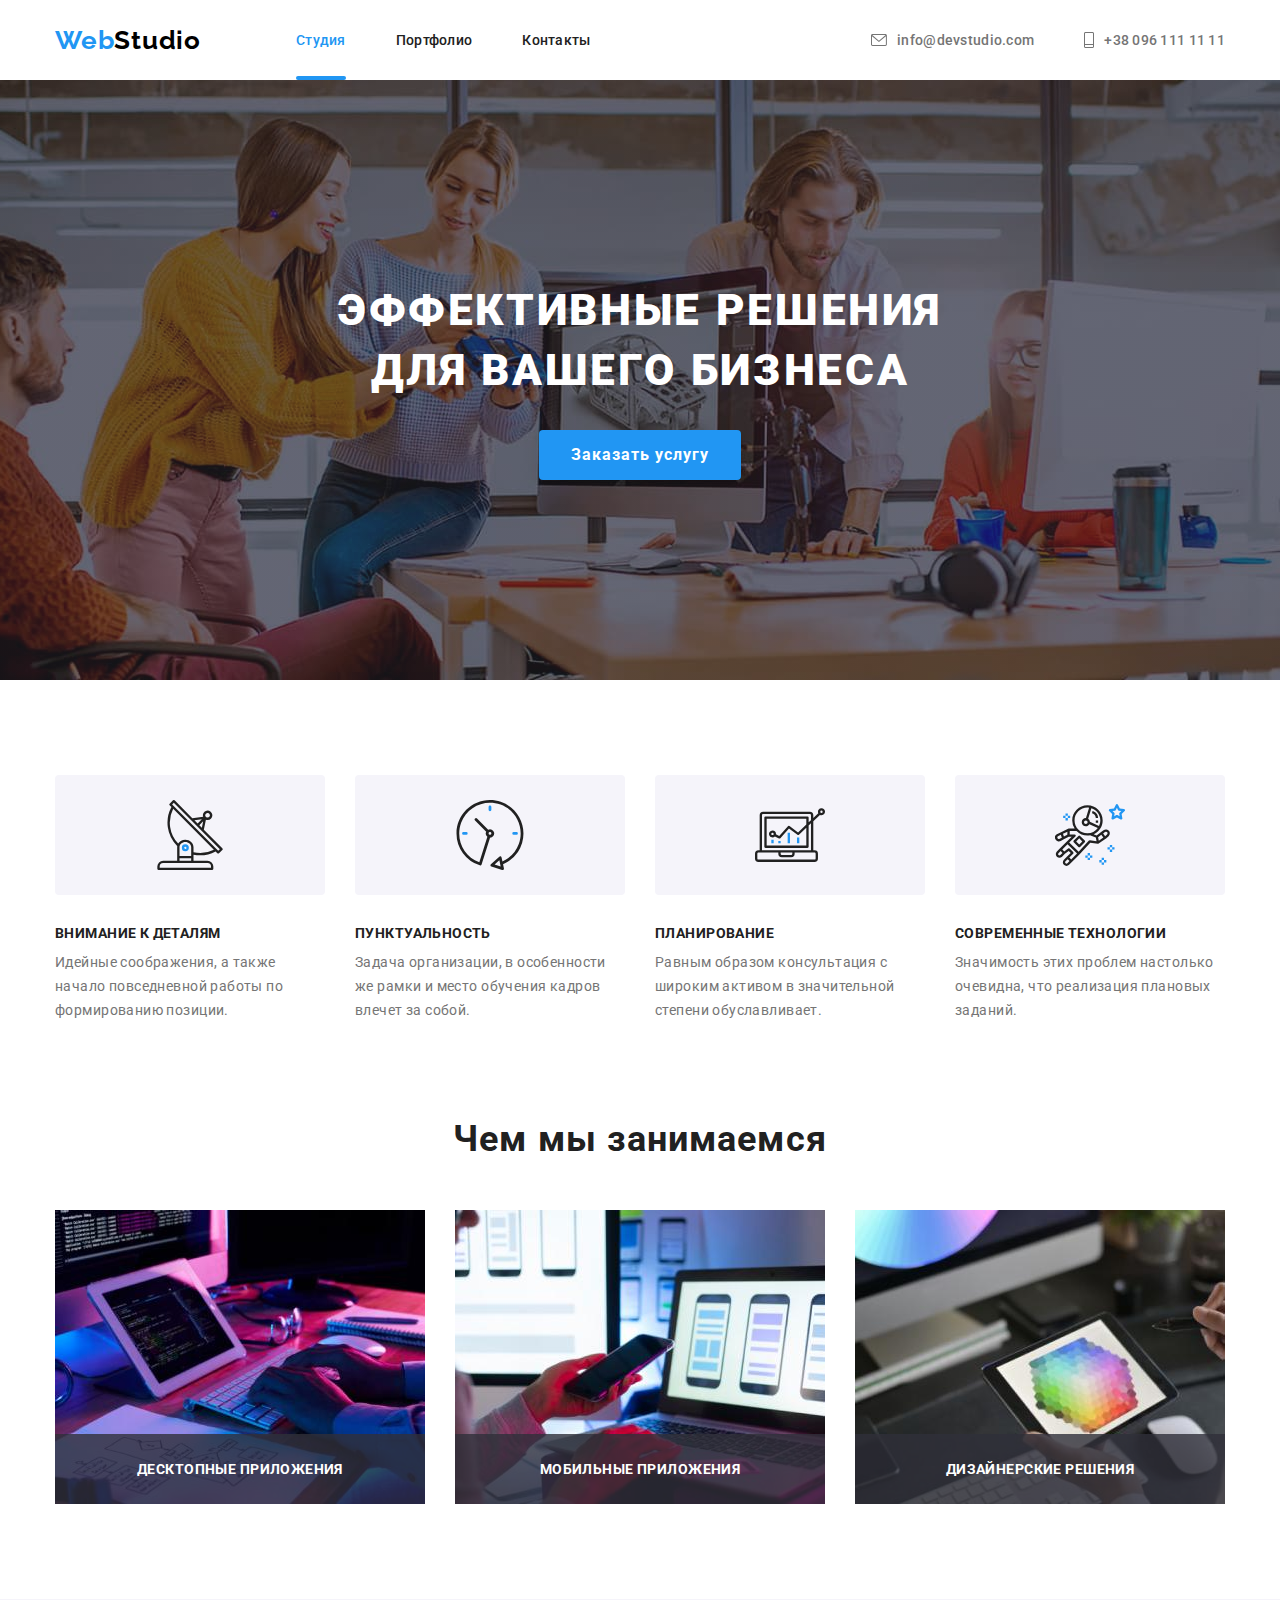
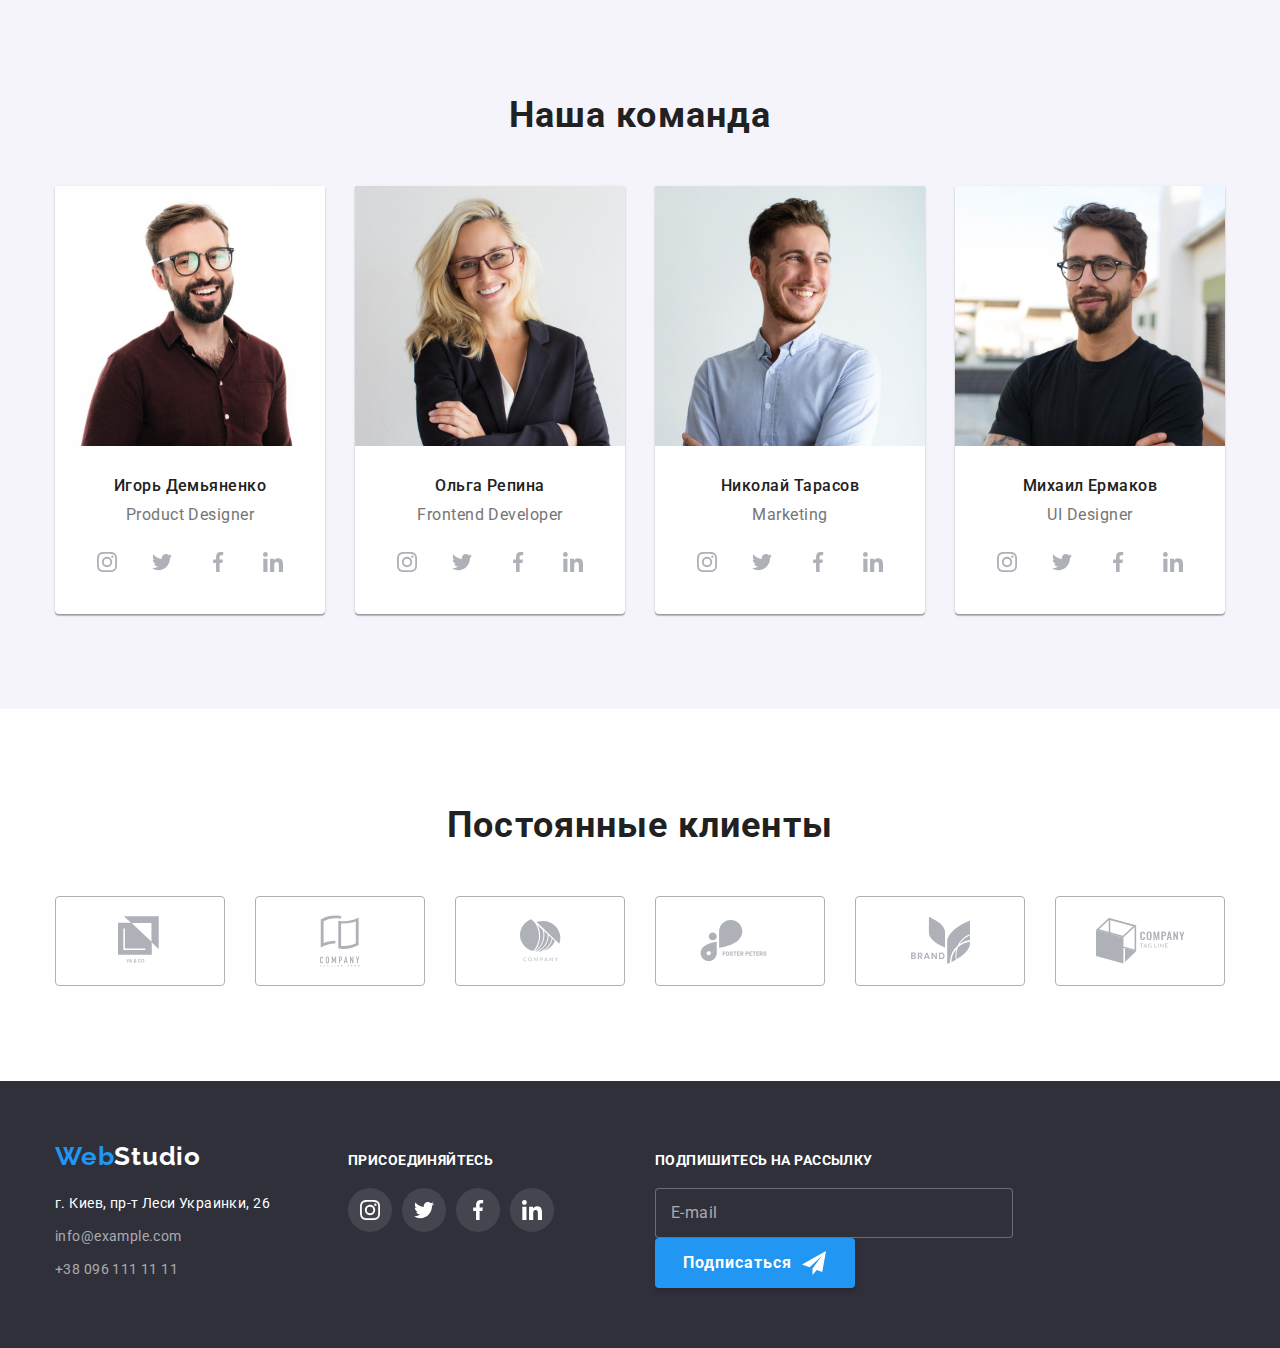
<file: index.html>
<!DOCTYPE html>
<html lang="ru">
  <head>
    <meta charset="UTF-8" />
    <meta name="viewport" content="width=device-width, initial-scale=1.0" />
    <title>WebStudio</title>
    <link
      rel="stylesheet"
      href="https://cdnjs.cloudflare.com/ajax/libs/modern-normalize/1.0.0/modern-normalize.min.css"
    />
    <link rel="preconnect" href="https://fonts.gstatic.com" />
    <link
      href="https://fonts.googleapis.com/css2?family=Raleway:wght@700&family=Roboto:wght@400;500;700;900&display=swap"
      rel="stylesheet"
    />

    <link rel="stylesheet" href="./css/style.css" />
  </head>

  <body class="page">
    <!--Верхняя линия-->
    <header class="header-main">
      <div class="main-nav container">
        <nav class="navigation">
          <a class="logo-main link" href="./">
            <span class="logo-blue">Web</span>Studio
          </a>

          <ul class="site-nav">
            <li class="site-nav-list list">
              <a class="site-nav-link link strip" href="./index.html">
                <span class="studio-blue">Студия</span>
              </a>
            </li>
            <li class="site-nav-list list">
              <a class="site-nav-link link" href="./portfolio.html"
                >Портфолио</a
              >
            </li>
            <li class="site-nav-list list">
              <a class="site-nav-link link" href="">Контакты</a>
            </li>
          </ul>
        </nav>

        <ul class="contacts">
          <li class="contacts-list list">
            <a class="contacts-link link" href="mailto:info@devstudio.com">
              <svg width="16" height="12" class="contacts-icon">
                <use href="./img/sprite.svg#icon-mail-icon"></use>
              </svg>
              info@devstudio.com
            </a>
          </li>
          <li class="contacts-list list">
            <a class="contacts-link link" href="tel:+380961111111">
              <svg width="10" height="16" class="contacts-icon">
                <use href="./img/sprite.svg#icon-telephone-icon"></use>
              </svg>
              +38 096 111 11 11
            </a>
          </li>
        </ul>
      </div>
    </header>

    <!--Шапка-->
    <main>
      <section class="hero">
        <div class="container">
          <div class="hero-container">
            <h1 class="hero-title">Эффективные решения для вашего бизнеса</h1>
            <button class="hero-btn border-btn" type="button" data-modal-open>
              Заказать услугу
            </button>
          </div>
        </div>
      </section>

      <!--Особенности-->
      <section class="features">
        <div class="container">
          <h2 class="visually-hidden">Особенности и преимущества</h2>
          <ul class="features-list">
            <li class="features-list-item list">
              <div class="tumb">
                <svg width="70" height="70" class="features-icon">
                  <use href="./img/sprite.svg#icon-antenna"></use>
                </svg>
              </div>
              <h3 class="features-title">Внимание к деталям</h3>
              <p class="features-text">
                Идейные соображения, а также начало повседневной работы по
                формированию позиции.
              </p>
            </li>

            <li class="features-list-item list">
              <div class="tumb">
                <svg width="70" height="70" class="features-icon">
                  <use href="./img/sprite.svg#icon-clock"></use>
                </svg>
              </div>
              <h3 class="features-title">Пунктуальность</h3>
              <p class="features-text">
                Задача организации, в особенности же рамки и место обучения
                кадров влечет за собой.
              </p>
            </li>

            <li class="features-list-item list">
              <div class="tumb">
                <svg width="70" height="70" class="features-icon">
                  <use href="./img/sprite.svg#icon-diagram"></use>
                </svg>
              </div>
              <h3 class="features-title">Планирование</h3>
              <p class="features-text">
                Равным образом консультация с широким активом в значительной
                степени обуславливает.
              </p>
            </li>

            <li class="features-list-item list">
              <div class="tumb">
                <svg width="70" height="70" class="features-icon">
                  <use href="./img/sprite.svg#icon-astronaut"></use>
                </svg>
              </div>
              <h3 class="features-title">Современные технологии</h3>
              <p class="features-text">
                Значимость этих проблем настолько очевидна, что реализация
                плановых заданий.
              </p>
            </li>
          </ul>
        </div>
      </section>

      <!--Чем мы занимаемся-->
      <section class="what-we-do">
        <div class="container">
          <h2 class="title-for-two-blocks">Чем мы занимаемся</h2>
          <ul class="what-we-do-list">
            <li class="what-we-do-item list">
              <img
                class="what-we-do-img"
                src="./img/what-are-we-doing/writin-code.jpg"
                alt="Программист пишет код"
                width="370"
                height="294"
              />
              <div class="description-what-we-do">
                <p class="recital-foto">Десктопные приложения</p>
              </div>
            </li>

            <li class="what-we-do-item list">
              <img
                class="what-we-do-img"
                src="./img/what-are-we-doing/work-with-mobile-applications.jpg"
                alt="Дизайнер выбирает оформление мобильного приложения"
                width="370"
                height="294"
              />
              <div class="description-what-we-do">
                <p class="recital-foto">Мобильные приложения</p>
              </div>
            </li>

            <li class="what-we-do-item list">
              <img
                class="what-we-do-img"
                src="./img/what-are-we-doing/web-design.jpg"
                alt="Дизайнер выбирает цвета на планшете"
                width="370"
                height="294"
              />
              <div class="description-what-we-do">
                <p class="recital-foto">Дизайнерские решения</p>
              </div>
            </li>
          </ul>
        </div>
      </section>

      <!--Наша команда-->
      <section class="our-team">
        <div class="container">
          <h2 class="title-for-two-blocks">Наша команда</h2>
          <ul class="our-team-list">
            <li class="our-team-item list">
              <img
                class="our-team-img"
                src="./img/our-team/igor-demyanenko.jpg"
                alt="Игорь Демьяненко"
                width="270"
                height="260"
              />
              <div class="our-team-description">
                <h3 class="our-team-title">Игорь Демьяненко</h3>
                <p class="our-team-prof" lang="en">Product Designer</p>
                <ul class="social-list">
                  <li class="social-list-item list">
                    <a href="" class="social-list-link link">
                      <svg class="social-list-icon" width="20" height="20">
                        <use
                          href="./img/sprite.svg#icon-instagram-our-team"
                        ></use>
                      </svg>
                    </a>
                  </li>
                  <li class="social-list-item list">
                    <a href="" class="social-list-link link">
                      <svg class="social-list-icon" width="20" height="20">
                        <use
                          href="./img/sprite.svg#icon-twitter-our-team"
                        ></use>
                      </svg>
                    </a>
                  </li>
                  <li class="social-list-item list">
                    <a href="" class="social-list-link link">
                      <svg class="social-list-icon" width="20" height="20">
                        <use
                          href="./img/sprite.svg#icon-facebook-our-team"
                        ></use>
                      </svg>
                    </a>
                  </li>
                  <li class="social-list-item list">
                    <a href="" class="social-list-link link">
                      <svg class="social-list-icon" width="20" height="20">
                        <use
                          href="./img/sprite.svg#icon-linkedin-our-team"
                        ></use>
                      </svg>
                    </a>
                  </li>
                </ul>
              </div>
            </li>

            <li class="our-team-item list">
              <img
                class="our-team-img"
                src="./img/our-team/olga-repina.jpg"
                alt="Ольга Репина"
                width="270"
                height="260"
              />
              <div class="our-team-description">
                <h3 class="our-team-title">Ольга Репина</h3>
                <p class="our-team-prof" lang="en">Frontend Developer</p>
                <ul class="social-list">
                  <li class="social-list-item list">
                    <a href="" class="social-list-link link">
                      <svg class="social-list-icon" width="20" height="20">
                        <use
                          href="./img/sprite.svg#icon-instagram-our-team"
                        ></use>
                      </svg>
                    </a>
                  </li>
                  <li class="social-list-item list">
                    <a href="" class="social-list-link link">
                      <svg class="social-list-icon" width="20" height="20">
                        <use
                          href="./img/sprite.svg#icon-twitter-our-team"
                        ></use>
                      </svg>
                    </a>
                  </li>
                  <li class="social-list-item list">
                    <a href="" class="social-list-link link">
                      <svg class="social-list-icon" width="20" height="20">
                        <use
                          href="./img/sprite.svg#icon-facebook-our-team"
                        ></use>
                      </svg>
                    </a>
                  </li>
                  <li class="social-list-item list">
                    <a href="" class="social-list-link link">
                      <svg class="social-list-icon" width="20" height="20">
                        <use
                          href="./img/sprite.svg#icon-linkedin-our-team"
                        ></use>
                      </svg>
                    </a>
                  </li>
                </ul>
              </div>
            </li>

            <li class="our-team-item list">
              <img
                class="our-team-img"
                src="./img/our-team/nikolay-tarasov.jpg"
                alt="Николай Тарасов"
                width="270"
                height="260"
              />
              <div class="our-team-description">
                <h3 class="our-team-title">Николай Тарасов</h3>
                <p class="our-team-prof" lang="en">Marketing</p>
                <ul class="social-list">
                  <li class="social-list-item list">
                    <a href="" class="social-list-link link">
                      <svg class="social-list-icon" width="20" height="20">
                        <use
                          href="./img/sprite.svg#icon-instagram-our-team"
                        ></use>
                      </svg>
                    </a>
                  </li>
                  <li class="social-list-item list">
                    <a href="" class="social-list-link link">
                      <svg class="social-list-icon" width="20" height="20">
                        <use
                          href="./img/sprite.svg#icon-twitter-our-team"
                        ></use>
                      </svg>
                    </a>
                  </li>
                  <li class="social-list-item list">
                    <a href="" class="social-list-link link">
                      <svg class="social-list-icon" width="20" height="20">
                        <use
                          href="./img/sprite.svg#icon-facebook-our-team"
                        ></use>
                      </svg>
                    </a>
                  </li>
                  <li class="social-list-item list">
                    <a href="" class="social-list-link link">
                      <svg class="social-list-icon" width="20" height="20">
                        <use
                          href="./img/sprite.svg#icon-linkedin-our-team"
                        ></use>
                      </svg>
                    </a>
                  </li>
                </ul>
              </div>
            </li>

            <li class="our-team-item list">
              <img
                class="our-team-img"
                src="./img/our-team/mikhail-yermakov.jpg"
                alt="Михаил Ермаков"
                width="270"
                height="260"
              />
              <div class="our-team-description">
                <h3 class="our-team-title">Михаил Ермаков</h3>
                <p class="our-team-prof" lang="en">UI Designer</p>
                <ul class="social-list">
                  <li class="social-list-item list">
                    <a href="" class="social-list-link link">
                      <svg class="social-list-icon" width="20" height="20">
                        <use
                          href="./img/sprite.svg#icon-instagram-our-team"
                        ></use>
                      </svg>
                    </a>
                  </li>
                  <li class="social-list-item list">
                    <a href="" class="social-list-link link">
                      <svg class="social-list-icon" width="20" height="20">
                        <use
                          href="./img/sprite.svg#icon-twitter-our-team"
                        ></use>
                      </svg>
                    </a>
                  </li>
                  <li class="social-list-item list">
                    <a href="" class="social-list-link link">
                      <svg class="social-list-icon" width="20" height="20">
                        <use
                          href="./img/sprite.svg#icon-facebook-our-team"
                        ></use>
                      </svg>
                    </a>
                  </li>
                  <li class="social-list-item list">
                    <a href="" class="social-list-link link">
                      <svg class="social-list-icon" width="20" height="20">
                        <use
                          href="./img/sprite.svg#icon-linkedin-our-team"
                        ></use>
                      </svg>
                    </a>
                  </li>
                </ul>
              </div>
            </li>
          </ul>
        </div>
      </section>

      <!--Постоянные клиенты-->
      <section class="regular-clients">
        <div class="container">
          <h2 class="title-for-two-blocks">Постоянные клиенты</h2>
          <ul class="regular-list">
            <li class="regular-list-item list">
              <a href="" class="regular-list-link link">
                <svg width="45" height="50" class="regular-list-icon">
                  <use href="./img/sprite.svg#icon-logo-1"></use>
                </svg>
              </a>
            </li>
            <li class="regular-list-item list">
              <a href="" class="regular-list-link link">
                <svg width="40" height="52" class="regular-list-icon">
                  <use href="./img/sprite.svg#icon-logo-2"></use>
                </svg>
              </a>
            </li>
            <li class="regular-list-item list">
              <a href="" class="regular-list-link link">
                <svg width="41" height="43" class="regular-list-icon">
                  <use href="./img/sprite.svg#icon-logo-3"></use>
                </svg>
              </a>
            </li>
            <li class="regular-list-item list">
              <a href="" class="regular-list-link link">
                <svg width="80" height="42" class="regular-list-icon">
                  <use href="./img/sprite.svg#icon-logo-4"></use>
                </svg>
              </a>
            </li>
            <li class="regular-list-item list">
              <a href="" class="regular-list-link link">
                <svg width="59" height="47" class="regular-list-icon">
                  <use href="./img/sprite.svg#icon-logo-5"></use>
                </svg>
              </a>
            </li>
            <li class="regular-list-item list">
              <a href="" class="regular-list-link link">
                <svg width="89" height="46" class="regular-list-icon">
                  <use href="./img/sprite.svg#icon-logo-6"></use>
                </svg>
              </a>
            </li>
          </ul>
        </div>
      </section>
    </main>

    <!--Подвал-->
    <footer class="basement">
      <div class="container">
        <div class="blok-footer">
          <div class="first-blok-footer">
            <a class="logo-main basement-logo link" href="./">
              <span class="logo-blue">Web</span>Studio
            </a>

            <address class="address-text address">
              г. Киев, пр-т Леси Украинки, 26
            </address>

            <ul class="basement-contacts-list">
              <li class="basement-contacts-item list">
                <a
                  class="basement-contacts-link link"
                  href="mailto:info@example.com"
                  >info@example.com
                </a>
              </li>
              <li class="basement-contacts-item list">
                <a class="basement-contacts-link link" href="tel:+380961111111"
                  >+38 096 111 11 11
                </a>
              </li>
            </ul>
          </div>

          <!--Присоединяйтесь-->
          <div class="join-us">
            <p class="join-us-text">присоединяйтесь</p>
            <ul class="join-us-list">
              <li class="join-us-item list">
                <a href="" class="join-us-link link">
                  <svg class="join-us-icon" width="20" height="20">
                    <use href="./img/sprite.svg#icon-instagram-footer"></use>
                  </svg>
                </a>
              </li>
              <li class="join-us-item list">
                <a href="" class="join-us-link link">
                  <svg class="join-us-icon" width="20" height="20">
                    <use href="./img/sprite.svg#icon-twitter-footer"></use>
                  </svg>
                </a>
              </li>
              <li class="join-us-item list">
                <a href="" class="join-us-link link">
                  <svg class="join-us-icon" width="20" height="20">
                    <use href="./img/sprite.svg#icon-facebook-footer"></use>
                  </svg>
                </a>
              </li>
              <li class="join-us-item list">
                <a href="" class="join-us-link link">
                  <svg class="join-us-icon" width="20" height="20">
                    <use href="./img/sprite.svg#icon-linkedin-footer"></use>
                  </svg>
                </a>
              </li>
            </ul>
          </div>

          <!--подписка-->
          <div class="subscribe">
            <p class="subscribe-text">Подпишитесь на рассылку</p>
            <form action="#" name="subscribe-form" autocomplete="on">
              <div class="subscribe-form-field">
                <input
                  class="form-input"
                  type="email"
                  placeholder="E-mail"
                  name="email"
                  id="user_email"
                  required
                />
              </div>

              <button type="submit" class="subscribe-btn">
                Подписаться
                <svg width="24" height="24" class="subscribe-icon">
                  <use href="./img/sprite.svg#icon-send"></use>
                </svg>
              </button>
            </form>
          </div>
        </div>
      </div>
    </footer>

    <!-- MODAL -->
    <div class="backdrop is-hidden" data-modal>
      <div class="modal">
        <button type="button" class="backdrop-btn" data-modal-close>
          <svg class="backdrop-img" width="18" height="18">
            <use href="./img/sprite.svg#icon-backdrop-img-1"></use>
          </svg>
        </button>

        <form action="#" name="modal-form" class="modal-form" autocomplete="on">
          <p class="modal-title">Оставьте свои данные, мы вам перезвоним</p>

          <div class="label-box">
            <div class="form-field">
              <label class="label-text" for="name">Имя</label>
              <div class="icon-box">
                <input
                  type="text"
                  name="name"
                  id="name"
                  minlength="2"
                  class="form-input-modal"
                />
                <svg width="12" height="12" class="form-img">
                  <use href="./img/sprite.svg#men"></use>
                </svg>
              </div>
            </div>

            <div class="form-field">
              <label class="label-text" for="tel">Телефон</label>
              <div class="icon-box">
                <input
                  type="text"
                  name="user-tel"
                  id="tel"
                  minlength="10"
                  class="form-input-modal"
                />
                <svg width="13" height="13" class="form-img">
                  <use href="./img/sprite.svg#tel"></use>
                </svg>
              </div>
            </div>

            <div class="form-field">
              <label class="label-text" for="mail">Почта</label>
              <div class="icon-box">
                <input
                  type="email"
                  name="user-mail"
                  id="mail"
                  required
                  class="form-input-modal"
                />
                <svg width="15" height="15" class="form-img">
                  <use href="./img/sprite.svg#cover"></use>
                </svg>
              </div>
            </div>

            <div class="form-field">
              <label for="comment" class="label-text">Комментарий</label>
              <textarea
                name="comment"
                id="comment"
                placeholder="Введите текст"
                class="form-input-modal"
              ></textarea>
            </div>
          </div>

          <div class="agree-checkbox">
            <input
              type="checkbox"
              name="agree-send"
              id="agree-send"
              class="check-input"
            />
            <label for="agree-send" class="check"
              >Соглашаюсь с рассылкой и принимаю
              <a href="#" target="_blank" class="check-text"
                >Условия договора</a
              >
            </label>
          </div>

          <div class="form-btn-div">
            <button type="submit" class="form-btn">Отправить</button>
          </div>
        </form>
      </div>
    </div>
    <script src="./js/modal.js"></script>
  </body>
</html>
</file>
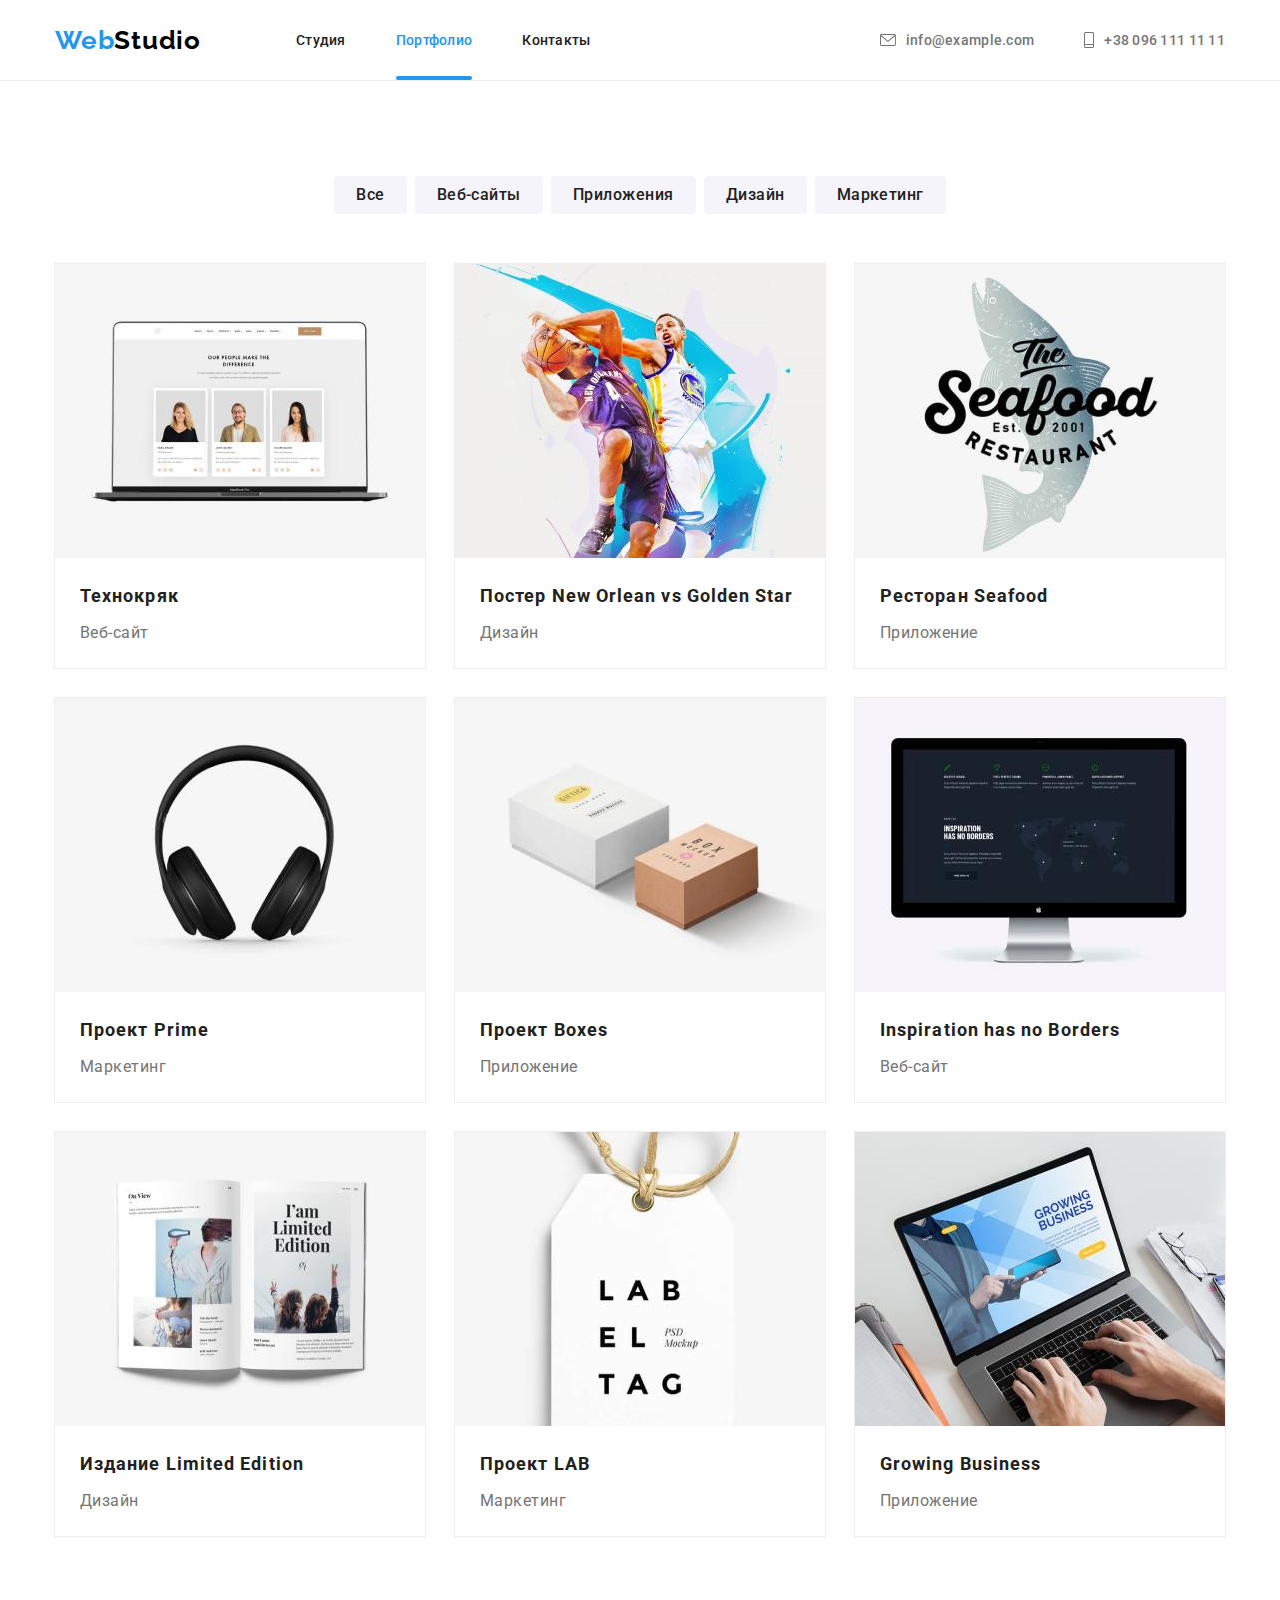
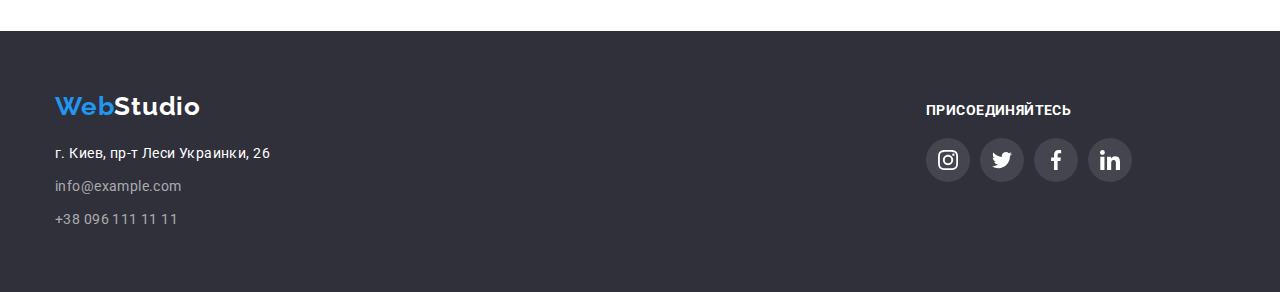
<file: portfolio.html>
<!DOCTYPE html>
<html lang="ru">
  <head>
    <meta charset="UTF-8" />
    <meta name="viewport" content="width=device-width, initial-scale=1.0" />
    <title>WebStudio</title>
    <link
      rel="stylesheet"
      href="https://cdnjs.cloudflare.com/ajax/libs/modern-normalize/1.0.0/modern-normalize.min.css"
    />
    <link rel="preconnect" href="https://fonts.gstatic.com" />
    <link
      href="https://fonts.googleapis.com/css2?family=Raleway:wght@700&family=Roboto:wght@400;500;700;900&display=swap"
      rel="stylesheet"
    />

    <link rel="stylesheet" href="./css/style.css" />
  </head>

  <body class="page-portfolio">
    <!--Верхняя линия-->
    <header class="header-main portfolio-border">
      <div class="container">
        <nav class="navigation">
          <a class="logo-main logo-portfolio link" href="./">
            <span class="logo-blue">Web</span>Studio
          </a>

          <ul class="site-nav">
            <li class="site-nav-list list">
              <a class="site-nav-link link" href="./index.html">Студия</a>
            </li>
            <li class="site-nav-list list">
              <a class="site-nav-link link strip" href="./portfolio.html">
                <span class="portfolio-blue">Портфолио</span>
              </a>
            </li>
            <li class="site-nav-list list">
              <a class="site-nav-link link" href="#">Контакты</a>
            </li>
          </ul>
        </nav>

        <ul class="contacts">
          <li class="contacts-list list">
            <a class="contacts-link link" href="mailto:info@example.com">
              <svg width="16" height="12" class="contacts-icon">
                <use href="./img/sprite.svg#icon-mail-icon"></use>
              </svg>
              info@example.com
            </a>
          </li>
          <li class="contacts-list list">
            <a class="contacts-link link" href="tel:+380961111111">
              <svg width="10" height="16" class="contacts-icon">
                <use href="./img/sprite.svg#icon-telephone-icon"></use>
              </svg>
              +38 096 111 11 11
            </a>
          </li>
        </ul>
      </div>
    </header>

    <!--Блок Портфолио-->
    <main>
      <section class="section-portfolio">
        <!--Ссылки-->
        <div class="container">
          <h1 class="visually-hidden">
            Навигация по направлениям компании WebStudio
          </h1>
          <ul class="portfolio-btn-item">
            <li class="portfolio-btn-list list">
              <button class="portfolio-btn border-btn" type="button">
                Все
              </button>
            </li>
            <li class="portfolio-btn-list list">
              <button class="portfolio-btn border-btn" type="button">
                Веб-сайты
              </button>
            </li>
            <li class="portfolio-btn-list list">
              <button class="portfolio-btn border-btn" type="button">
                Приложения
              </button>
            </li>
            <li class="portfolio-btn-list list">
              <button class="portfolio-btn border-btn" type="button">
                Дизайн
              </button>
            </li>
            <li class="portfolio-btn-list list">
              <button class="portfolio-btn border-btn" type="button">
                Маркетинг
              </button>
            </li>
          </ul>

          <!--Портфолио-->
          <ul class="work-examples-list">
            <li class="work-examples-item list">
              <a class="work-examples-link link" href="#">
                <div class="tehnocrack-card">
                  <img
                    class="work-examples-img"
                    src="./img/portfolio/techno-crack.jpg"
                    alt="Открытый MacBook Pro с изображением сотрудников"
                    height="294"
                    width="370"
                  />
                  <div class="tehnocrack">
                    <p class="tehnocrack-text">
                      Технокряк это современная площадка распространения
                      коронавируса. Компании используют эту платформу для
                      цифрового шпионажа и атак на защищённые сервера
                      конкурентов.
                    </p>
                  </div>
                </div>

                <div class="description-foto">
                  <h2 class="work-examples-title">Технокряк</h2>
                  <p class="work-examples-text">Веб-сайт</p>
                </div>
              </a>
            </li>

            <li class="work-examples-item list">
              <a class="work-examples-link link" href="#">
                <div class="tehnocrack-card">
                  <img
                    class="work-examples-img"
                    src="./img/portfolio/poster.jpg"
                    alt="Играют в баскетбол - защитник блокирует нападающего"
                    height="294"
                    width="370"
                  />
                  <div class="tehnocrack">
                    <p class="tehnocrack-text">
                      Технокряк это современная площадка распространения
                      коронавируса. Компании используют эту платформу для
                      цифрового шпионажа и атак на защищённые сервера
                      конкурентов.
                    </p>
                  </div>
                </div>
                <div class="description-foto">
                  <h2 class="work-examples-title">
                    Постер New Orlean vs Golden Star
                  </h2>
                  <p class="work-examples-text">Дизайн</p>
                </div>
              </a>
            </li>

            <li class="work-examples-item list">
              <a class="work-examples-link link" href="#">
                <div class="tehnocrack-card">
                  <img
                    class="work-examples-img"
                    src="./img/portfolio/seafood.jpg"
                    alt="Логотип ресторана Seafood"
                    height="294"
                    width="370"
                  />
                  <div class="tehnocrack">
                    <p class="tehnocrack-text">
                      Технокряк это современная площадка распространения
                      коронавируса. Компании используют эту платформу для
                      цифрового шпионажа и атак на защищённые сервера
                      конкурентов.
                    </p>
                  </div>
                </div>
                <div class="description-foto">
                  <h2 class="work-examples-title">Ресторан Seafood</h2>
                  <p class="work-examples-text">Приложение</p>
                </div>
              </a>
            </li>

            <li class="work-examples-item list">
              <a class="work-examples-link link" href="#">
                <div class="tehnocrack-card">
                  <img
                    class="work-examples-img"
                    src="./img/portfolio/prime.jpg"
                    alt="Логотип ресторана Seafood"
                    height="294"
                    width="370"
                  />
                  <div class="tehnocrack">
                    <p class="tehnocrack-text">
                      Технокряк это современная площадка распространения
                      коронавируса. Компании используют эту платформу для
                      цифрового шпионажа и атак на защищённые сервера
                      конкурентов.
                    </p>
                  </div>
                </div>
                <div class="description-foto">
                  <h2 class="work-examples-title">Проект Prime</h2>
                  <p class="work-examples-text">Маркетинг</p>
                </div>
              </a>
            </li>

            <li class="work-examples-item list">
              <a class="work-examples-link link" href="#">
                <div class="tehnocrack-card">
                  <img
                    class="work-examples-img"
                    src="./img/portfolio/boxes.jpg"
                    alt="Логотип ресторана Seafood"
                    height="294"
                    width="370"
                  />
                  <div class="tehnocrack">
                    <p class="tehnocrack-text">
                      Технокряк это современная площадка распространения
                      коронавируса. Компании используют эту платформу для
                      цифрового шпионажа и атак на защищённые сервера
                      конкурентов.
                    </p>
                  </div>
                </div>
                <div class="description-foto">
                  <h2 class="work-examples-title">Проект Boxes</h2>
                  <p class="work-examples-text">Приложение</p>
                </div>
              </a>
            </li>

            <li class="work-examples-item list">
              <a class="work-examples-link link" href="#">
                <div class="tehnocrack-card">
                  <img
                    class="work-examples-img"
                    src="./img/portfolio/inspiration-has-no-borders.jpg"
                    alt="Логотип ресторана Seafood"
                    height="294"
                    width="370"
                  />
                  <div class="tehnocrack">
                    <p class="tehnocrack-text">
                      Технокряк это современная площадка распространения
                      коронавируса. Компании используют эту платформу для
                      цифрового шпионажа и атак на защищённые сервера
                      конкурентов.
                    </p>
                  </div>
                </div>
                <div class="description-foto">
                  <h2 class="work-examples-title">
                    Inspiration has no Borders
                  </h2>
                  <p class="work-examples-text">Веб-сайт</p>
                </div>
              </a>
            </li>

            <li class="work-examples-item list">
              <a class="work-examples-link link" href="#">
                <div class="tehnocrack-card">
                  <img
                    class="work-examples-img"
                    src="./img/portfolio/limited-edition.jpg"
                    alt="Логотип ресторана Seafood"
                    height="294"
                    width="370"
                  />
                  <div class="tehnocrack">
                    <p class="tehnocrack-text">
                      Технокряк это современная площадка распространения
                      коронавируса. Компании используют эту платформу для
                      цифрового шпионажа и атак на защищённые сервера
                      конкурентов.
                    </p>
                  </div>
                </div>
                <div class="description-foto">
                  <h2 class="work-examples-title">Издание Limited Edition</h2>
                  <p class="work-examples-text">Дизайн</p>
                </div>
              </a>
            </li>

            <li class="work-examples-item list">
              <a class="work-examples-link link" href="#">
                <div class="tehnocrack-card">
                  <img
                    class="work-examples-img"
                    src="./img/portfolio/lab.jpg"
                    alt="Логотип ресторана Seafood"
                    height="294"
                    width="370"
                  />
                  <div class="tehnocrack">
                    <p class="tehnocrack-text">
                      Технокряк это современная площадка распространения
                      коронавируса. Компании используют эту платформу для
                      цифрового шпионажа и атак на защищённые сервера
                      конкурентов.
                    </p>
                  </div>
                </div>
                <div class="description-foto">
                  <h2 class="work-examples-title">Проект LAB</h2>
                  <p class="work-examples-text">Маркетинг</p>
                </div>
              </a>
            </li>

            <li class="work-examples-item list">
              <a class="work-examples-link link" href="#">
                <div class="tehnocrack-card">
                  <img
                    class="work-examples-img"
                    src="./img/portfolio/growing-business.jpg"
                    alt="Логотип ресторана Seafood"
                    height="294"
                    width="370"
                  />
                  <div class="tehnocrack">
                    <p class="tehnocrack-text">
                      Технокряк это современная площадка распространения
                      коронавируса. Компании используют эту платформу для
                      цифрового шпионажа и атак на защищённые сервера
                      конкурентов.
                    </p>
                  </div>
                </div>
                <div class="description-foto">
                  <h2 class="work-examples-title">Growing Business</h2>
                  <p class="work-examples-text">Приложение</p>
                </div>
              </a>
            </li>
          </ul>
        </div>
      </section>
    </main>

    <!--Подвал-->
    <footer class="basement">
      <div class="container">
        <div class="blok-footer">
          <div class="first-blok-footer">
            <a class="logo-main basement-logo link" href="./">
              <span class="logo-blue">Web</span>Studio
            </a>

            <address class="address-text address">
              г. Киев, пр-т Леси Украинки, 26
            </address>

            <ul class="basement-contacts-list">
              <li class="basement-contacts-item list">
                <a
                  class="basement-contacts-link link"
                  href="mailto:info@example.com"
                  >info@example.com
                </a>
              </li>
              <li class="basement-contacts-item list">
                <a class="basement-contacts-link link" href="tel:+380961111111"
                  >+38 096 111 11 11
                </a>
              </li>
            </ul>
          </div>

          <!--Присоединяйтесь-->
          <div class="join-us">
            <p class="join-us-text">присоединяйтесь</p>
            <ul class="join-us-list">
              <li class="join-us-item list">
                <a href="" class="join-us-link link">
                  <svg class="join-us-icon" width="20" height="20">
                    <use href="./img/sprite.svg#icon-instagram-footer"></use>
                  </svg>
                </a>
              </li>
              <li class="join-us-item list">
                <a href="" class="join-us-link link">
                  <svg class="join-us-icon" width="20" height="20">
                    <use href="./img/sprite.svg#icon-twitter-footer"></use>
                  </svg>
                </a>
              </li>
              <li class="join-us-item list">
                <a href="" class="join-us-link link">
                  <svg class="join-us-icon" width="20" height="20">
                    <use href="./img/sprite.svg#icon-facebook-footer"></use>
                  </svg>
                </a>
              </li>
              <li class="join-us-item list">
                <a href="" class="join-us-link link">
                  <svg class="join-us-icon" width="20" height="20">
                    <use href="./img/sprite.svg#icon-linkedin-footer"></use>
                  </svg>
                </a>
              </li>
            </ul>
          </div>
        </div>
      </div>
    </footer>
  </body>
</html>
</file>
<file: css/style.css>
html {
  box-sizing: border-box;
}

*,
*::before,
*::after {
  box-sizing: inherit;
}

/* ======== DECORATION RESET ========= */

h1,
h2,
h3,
h4,
h5,
h6,
p {
  margin: 0;
}

ul,
ol {
  margin: 0;
  padding: 0;
}

img {
  display: block;
}

.link {
  text-decoration: none;
}

.list {
  list-style-type: none;
}

.address {
  font-style: normal;
}

/* ======== DECORATION RESET END ========= */

:root {
  --text-font: 'Roboto', sans-serif;
  --text-main-color: #757575;
  --text-head-color: #212121;
  --accent-color: #2196f3;
  --white-color: #ffffff;
  --black-color: #000000;
  --contacts-color: rgba(255, 255, 255, 0.6);
  --icon-color: #afb1b8;
  --background-main: rgba(47, 48, 58, 0.4);
  --background-footer: #2f303a;
  --background-team: #f5f4fa;
  --icon-background: rgba(255, 255, 255, 0.1);
  --what-we-do-background: rgba(47, 48, 58, 0.8);
  --card-background: rgba(33, 150, 243, 0.9);
  --border-work-examples: #eeeeee;
  --portfolio-border: #ececec;
  --hero-shadow: 0px 4px 4px rgba(0, 0, 0, 0.15);
  --our-team-shadow: 0px 1px 3px rgba(0, 0, 0, 0.12),
    0px 1px 1px rgba(0, 0, 0, 0.14), 0px 2px 1px rgba(0, 0, 0, 0.2);
  --work-examples-shadow: 0px 1px 1px rgba(0, 0, 0, 0.12),
    0px 4px 4px rgba(0, 0, 0, 0.06), 1px 4px 6px rgba(0, 0, 0, 0.16);
  --time: 250ms;
  --function-time: cubic-bezier(0.4, 0, 0.2, 1);
}

body {
  font-family: var(--text-font);
  color: var(--text-main-color);
}

/* ======== REPEATING STYLES ========= */

.title-for-two-blocks {
  font-weight: 700;
  font-size: 36px;
  line-height: 1.167;
  text-align: center;
  letter-spacing: 0.03em;
  color: var(--text-head-color);
  margin-bottom: 50px;
}

.container {
  width: 1200px;
  padding-left: 15px;
  padding-right: 15px;
  margin-right: auto;
  margin-left: auto;
  /* outline: 2px solid red; */
}

.border-btn {
  border-radius: 4px;
  border: 0px;
  cursor: pointer;
  text-align: center;
}

.visually-hidden {
  position: absolute;
  clip: rect(0 0 0 0);
  width: 1px;
  height: 1px;
  margin: -1px;
}

/* .visually-hidden {
  position: absolute;
  clip: rect(0 0 0 0);
  width: 1px;
  height: 1px;
  margin: -1px;
  border: 0;
  padding: 0;
  overflow: hidden;
} */

/* ======== REPEATING STYLES END ========= */

/* ======== BLOCK LOGO ========= */

.logo-main {
  font-family: Raleway;
  font-weight: 700;
  font-size: 26px;
  line-height: 1.192;
  letter-spacing: 0.03em;
  color: var(--black-color);
  margin-right: 95px;
}

.container .basement-logo {
  display: inline-block;
  margin-right: 0px;
  margin-bottom: 20px;
  color: var(--white-color);
}

.logo-portfolio {
  color: var(--black-color);
}

.logo-blue {
  color: var(--accent-color);
}

/* ======== BLOCK LOGO END ========= */

/* ======== BLOCK NAVIGATION ========= */

.site-nav-link {
  font-weight: 500;
  font-size: 14px;
  line-height: 1.143;
  letter-spacing: 0.02em;
  color: var(--text-head-color);

  transition: color var(--time) var(--function-time);
}

.studio-blue {
  color: var(--accent-color);
}

.portfolio-blue {
  color: var(--accent-color);
}

.site-nav-link:hover,
.site-nav-link:focus {
  color: var(--accent-color);
}

.header-main .container {
  display: flex;
  align-items: center;
}

.navigation {
  display: flex;
  align-items: center;
}

.site-nav {
  display: flex;
  align-items: center;
}

.strip::after {
  position: absolute;
  /* display: block; */
  left: 0;
  bottom: 0;
  /* left: 50%;
  transform: translate(-50%, 0); */
  content: '';

  width: 100%;
  height: 4px;
  background: var(--accent-color);
  border-radius: 2px;

  animation-name: underline;
  animation-duration: var(--time);
  animation-timing-function: var(--function-time);
  /* animation-fill-mode: forwards; */
  /* transform-origin: center; */
}

@keyframes underline {
  0% {
    /* transform: scaleX(0); */
    transform: rotate(0deg);
    opacity: 0;
  }

  100% {
    /* transform: scaleX(1); */
    transform: rotate(180deg);
    opacity: 1;
  }
}

.site-nav-list:not(:last-child) {
  margin-right: 50px;
}

.site-nav-list {
  position: relative;
}

.site-nav-link {
  display: flex;
  padding-top: 32px;
  padding-bottom: 32px;
}
/* ======== BLOCK NAVIGATION END ========= */

/* ======== BLOCK CONTACTS ========= */

.contacts-link {
  font-weight: 500;
  font-size: 14px;
  line-height: 1.143;
  letter-spacing: 0.02em;
  color: var(--text-main-color);
  padding-top: 32px;
  padding-bottom: 32px;
  display: flex;
  align-items: center;
  fill: currentColor;
  /* border: 1px solid red; */
  transition: color var(--time) var(--function-time);
}

.contacts-list:not(:last-child) {
  margin-right: 50px;
}

.contacts-link:hover,
.contacts-link:focus {
  color: var(--accent-color);
}

.contacts {
  display: flex;
  align-items: center;
  margin-left: auto;
}

.contacts-icon {
  margin-right: 10px;
  background-size: contain;
  background-position: center;
  background-repeat: no-repeat;
  object-position: center;
}

/* ======== BLOCK CONTACTS END ========= */

/* ======== HERO BLOCK ========= */

.hero-title {
  font-weight: 900;
  font-size: 44px;
  line-height: 1.364;
  letter-spacing: 0.06em;
  text-transform: uppercase;
  color: var(--white-color);
  margin-bottom: 30px;
}

.hero-container {
  max-width: 695px;
  margin-right: auto;
  margin-left: auto;
  text-align: center;
}

.hero-btn {
  font-weight: 700;
  font-size: 16px;
  line-height: 1.875;

  letter-spacing: 0.06em;
  color: var(--white-color);
  background-color: var(--accent-color);
  box-shadow: var(--hero-shadow);
  padding: 10px 32px;
  min-width: 170px;
}

.hero {
  max-width: 1600px;
  height: 600px;
  margin-right: auto;
  margin-left: auto;
  padding-top: 200px;
  padding-bottom: 200px;
  background-color: var(--background-main);
  background-image: linear-gradient(
      var(--background-main),
      var(--background-main)
    ),
    url(../img/hero/hero-background.jpg);
  background-repeat: no-repeat;
  background-position: 50% 50%;
  background-size: cover;
  /* outline: 1px solid red; */
}

/* ======== HERO BLOCK END ========= */

/* ======== FEATURES BLOCK ========= */

.features-title {
  font-weight: 700;
  font-size: 14px;
  line-height: 1.143;
  letter-spacing: 0.03em;
  text-transform: uppercase;
  color: var(--text-head-color);
  margin-bottom: 10px;
}

.features-text {
  font-weight: 400;
  font-size: 14px;
  line-height: 1.714;
  letter-spacing: 0.03em;
}

.features-list {
  display: flex;
}

.features-list-item:not(:last-child) {
  margin-right: 30px;
}

.features-list-item {
  width: 270px;
}

.tumb {
  display: flex;
  justify-content: center;
  align-items: center;
  content: '';
  height: 120px;
  width: 270px;
  border-radius: 4px;
  margin-bottom: 30px;
  background-size: contain;
  background-repeat: no-repeat;
  background-position: center;
  background-color: #f5f4fa;
}

.features {
  padding-top: 95px;
  padding-bottom: 95px;
}

/* =====  === FEATURES BLOCK END ========= */

/* ======== WHAT WE DO BLOCK ========= */

.what-we-do-list {
  display: flex;
  position: relative;
  z-index: -1;
}

.what-we-do-item:not(:last-child) {
  margin-right: 30px;
}

.what-we-do-item {
  position: relative;
  width: 370px;
}

.what-we-do {
  padding-bottom: 95px;
}

.recital-foto {
  justify-content: center;
  align-self: center;
  font-family: var(--text-font);
  font-weight: 700;
  font-size: 14px;
  line-height: 1.143;

  letter-spacing: 0.03em;
  text-transform: uppercase;

  color: var(--white-color);
}

.description-what-we-do {
  position: absolute;
  left: 0;
  bottom: 0;

  display: flex;
  justify-content: center;
  align-self: center;

  width: 100%;
  height: 70px;

  background-color: var(--what-we-do-background);
}

/* ======== WHAT WE DO BLOCK END ========= */

/* ======== OUR TEAM BLOCK ========= */

.our-team-title {
  font-weight: 500;
  font-size: 16px;
  line-height: 1.188;
  letter-spacing: 0.03em;
  color: var(--text-head-color);
  margin-bottom: 10px;
}

.our-team-prof {
  font-weight: 400;
  font-size: 16px;
  line-height: 1.188;
  letter-spacing: 0.03em;
  color: var(--text-main-color);
  margin-bottom: 16px;
}

.our-team {
  padding: 95px 0;
  background-color: var(--background-team);
}

.our-team-description {
  text-align: center;
  padding: 30px 30px;
}

.our-team-item {
  width: 270px;
  background-color: var(--white-color);
  box-shadow: var(--our-team-shadow);
  border-radius: 0px 0px 4px 4px;
}

.our-team-list {
  display: flex;
}

.our-team-item:not(:last-child) {
  margin-right: 30px;
}

.social-list {
  display: flex;
  justify-content: space-between;
}

.social-list-icon {
  transition: fill var(--time) var(--function-time);
}

.social-list-link:hover,
.social-list-link:focus {
  background-color: var(--accent-color);
}

.social-list-link:hover .social-list-icon,
.social-list-link:focus .social-list-icon {
  fill: var(--white-color);
}

.social-list-link {
  display: flex;
  justify-content: center;
  align-items: center;
  width: 100%;
  height: 100%;

  background-color: var(--white-color);
  border-radius: 50%;
  color: var(--icon-color);
  fill: currentColor;

  transition: background-color var(--time) var(--function-time),
    color var(--time) var(--function-time),
    fill var(--time) var(--function-time);
}

.social-list-item {
  width: 44px;
  height: 44px;
}

/* ======== OUR TEAM BLOCK END ========= */

/* ======== REGULAR CLIENTS ========= */

.regular-clients {
  padding: 95px 0;
}

.regular-list {
  display: flex;
}

.regular-list-item {
  display: flex;
  justify-content: center;
  width: 170px;
  height: 90px;
}

.regular-list-link {
  width: 100%;
  height: 100%;
  display: flex;
  align-items: center;
  justify-content: center;
  cursor: pointer;
  border: 1px solid var(--icon-color);
  border-radius: 4px;
  color: var(--icon-color);
  fill: currentColor;

  transition: border-color var(--time) var(--function-time),
    color var(--time) var(--function-time),
    fill var(--time) var(--function-time);
}

.regular-list-icon {
  transition: fill var(--time) var(--function-time);
}

.regular-list-item:not(:last-child) {
  margin-right: 30px;
}

.regular-list-link:hover,
.regular-list-link:focus {
  border-color: var(--accent-color);
}

.regular-list-link:hover .regular-list-icon,
.regular-list-link:focus .regular-list-icon {
  fill: var(--accent-color);
}

/* ======== REGULAR CLIENTS END ========= */

/* ======== FOOTER ========= */

.address-text {
  font-family: var(--text-font);
  font-weight: 400;
  font-size: 14px;
  line-height: 1.714;
  letter-spacing: 0.03em;
  color: var(--white-color);
  margin-bottom: 9px;
}

.basement-contacts-link {
  font-weight: 400;
  font-size: 14px;
  line-height: 1.714;
  letter-spacing: 0.03em;
  color: var(--contacts-color);

  transition: color var(--time) var(--function-time);
}

.basement-contacts-link:hover,
.basement-contacts-link:focus {
  color: var(--accent-color);
}

.basement {
  padding-top: 60px;
  padding-bottom: 60px;
  background-color: var(--background-footer);
}

.basement-contacts-item:not(:last-child) {
  margin-bottom: 9px;
}

.blok-footer {
  /* position: relative; */
  display: flex;
  align-items: baseline;
  justify-content: space-between;
}

.first-blok-footer {
  margin-right: 70px;
}

.join-us-list {
  display: flex;
  justify-content: center;
  align-items: center;
}

.join-us-text {
  font-family: Roboto;
  font-weight: 700;
  font-size: 14px;
  line-height: 1.143;
  letter-spacing: 0.03em;
  text-transform: uppercase;
  color: var(--white-color);
  margin-bottom: 20px;
}

.join-us-item {
  width: 44px;
  height: 44px;
}

.join-us-link {
  display: flex;
  justify-content: center;
  align-items: center;
  width: 100%;
  height: 100%;
  border-radius: 50%;
  color: var(--white-color);
  fill: currentColor;
  background-color: var(--icon-background);

  transition: background-color var(--time) var(--function-time);
}

.join-us {
  margin-right: 93px;
}

.join-us-item:not(:last-child) {
  margin-right: 10px;
}

.join-us-link:hover,
.join-us-link:focus {
  background-color: var(--accent-color);
}

.subscribe {
  /* position: absolute;
  right: 0;
  top: 12px; */

  display: flex;
  /* justify-content: flex-end; */
  align-items: baseline;
  flex-direction: column;

  width: 570px;
  font-family: var(--text-font);
  font-weight: 700;
  font-size: 14px;
  line-height: 1.143;
  letter-spacing: 0.03em;
  text-transform: uppercase;

  color: var(--white-color);
}

.form-subscribe {
  display: flex;
}

.subscribe-btn {
  font-family: var(--text-font);
  font-weight: 700;
  font-size: 16px;
  line-height: 1.875;
  letter-spacing: 0.06em;

  display: flex;
  align-items: center;

  padding: 10px 28px;
  letter-spacing: 0.06em;
  color: var(--white-color);
  cursor: pointer;

  width: 200px;
  background-color: #2196f3;
  box-shadow: 0px 4px 4px rgba(0, 0, 0, 0.15);
  border-radius: 4px;
  border: 0px;
}

.subscribe-icon {
  color: var(--white-color);
  fill: currentColor;
  margin-left: 10px;
}

.subscribe-text {
  margin-bottom: 20px;
}

.subscribe-form-field input {
  margin: 0;
  padding: 0;
  width: 358px;
  max-height: 50px;
  padding: 15px 15px 15px;
  margin-right: 12px;
  border: 1px solid rgba(255, 255, 255, 0.3);
  border-radius: 4px;
  background-color: var(--background-footer);
}

.form-input {
  font-family: var(--text-font);
  font-size: 16px;
  line-height: 1.25;
  letter-spacing: 0.03em;
  color: var(--white-color);
}

.subscribe-form-field input::placeholder {
  color: var(--contacts-color);
}

/* ======== FOOTER END ========= */

/* ======== PORTFOLIO LINK BLOCK ========= */

.portfolio-btn {
  font-weight: 500;
  font-size: 16px;
  line-height: 1.625;
  letter-spacing: 0.03em;
  background: var(--background-team);
  color: var(--text-head-color);
  padding: 6px 22px;

  transition: background-color var(--time) var(--function-time),
    color var(--time) var(--function-time),
    box-shadow var(--time) var(--function-time);
}

.portfolio-btn:hover,
.portfolio-btn:focus {
  color: var(--white-color);
  background-color: var(--accent-color);
  box-shadow: 0px 3px 1px rgba(0, 0, 0, 0.1), 0px 1px 2px rgba(0, 0, 0, 0.08),
    0px 2px 2px rgba(0, 0, 0, 0.12);
}

.portfolio-btn-item {
  margin-bottom: 50px;
  display: flex;
  justify-content: center;
}

.portfolio-btn-list:not(:last-child) {
  margin-right: 8px;
}

.section-portfolio {
  padding-top: 95px;
  padding-bottom: 95px;
}

.portfolio-border {
  border-bottom: 1px solid var(--portfolio-border);
}

/* ======== PORTFOLIO LINK BLOCK END ========= */

/* ======== WORK EXAMPLES BLOCK ========= */

.work-examples-title {
  font-weight: 700;
  font-size: 18px;
  line-height: 2;
  letter-spacing: 0.06em;
  margin-bottom: 4px;
  color: var(--text-head-color);
}

.work-examples-text {
  font-weight: 400;
  font-size: 16px;
  line-height: 1.875;
  letter-spacing: 0.03em;
  color: var(--text-main-color);
}

.description-foto {
  padding: 20px 25px;
}

.work-examples-item {
  display: flex;
  flex-wrap: wrap;
  margin-right: 30px;
  margin-bottom: 30px;
  width: calc((100% - 60px) / 3);
  outline: 1px solid var(--border-work-examples);
}

.work-examples-img {
  width: 370px;
  height: 294px;
}

.work-examples-list {
  display: flex;
  flex-wrap: wrap;
}

.work-examples-link {
  transition: box-shadow var(--time) var(--function-time);
}

.work-examples-link:hover,
.work-examples-link:focus {
  box-shadow: var(--work-examples-shadow);
}

.work-examples-item:nth-child(3n) {
  margin-right: 0px;
}

.work-examples-item:nth-last-child(-n + 3) {
  margin-bottom: 0;
}

.tehnocrack-card {
  position: relative;
  overflow: hidden;
}

.tehnocrack-text {
  font-family: var(--text-font);
  margin: 0;
  font-size: 18px;
  line-height: 1.556;
  letter-spacing: 0.03em;
  color: var(--white-color);
  padding: 63px 24px;
}

.tehnocrack {
  position: absolute;
  top: 0;
  left: 0;
  width: 100%;
  height: 100%;
  background-color: var(--card-background);
  opacity: 0;

  transition: transform var(--time) var(--function-time);
  transform: translateY(100%);
}

.work-examples-link:hover .tehnocrack,
.work-examples-link:focus .tehnocrack {
  transform: translateY(0);
  opacity: 1;
}

/* alternative */

/* .work-examples-item:not(:nth-child(3n)) {
  margin-right: 30px;
} */

/* .work-examples-item:not(:nth-last-child(-n + 3)) {
  margin-bottom: 30px;
} */

/* ======== WORK EXAMPLES BLOCK END ========= */

/* ======== MODAL END ========= */

.backdrop.is-hidden {
  opacity: 0;
  pointer-events: none;
  visibility: hidden;
}

.backdrop {
  position: fixed;
  top: 0;
  left: 0;
  width: 100%;
  height: 100%;
  background-color: rgba(0, 0, 0, 0.2);

  opacity: 1;
  transition: opacity var(--time) var(--function-time),
    visibility var(--time) var(--function-time);
}

.modal {
  position: absolute;
  top: 50%;
  left: 50%;
  transform: translate(-50%, -50%);

  width: 528px;
  height: 581px;
  padding: 40px;
  margin-right: auto;
  margin-left: auto;

  background-color: var(--white-color);
  box-shadow: 0px 1px 3px rgba(0, 0, 0, 0.12), 0px 1px 1px rgba(0, 0, 0, 0.14),
    0px 2px 1px rgba(0, 0, 0, 0.2);
  border-radius: 4px;
}

.backdrop-btn {
  position: absolute;
  top: 8px;
  right: 8px;

  cursor: pointer;
  width: 30px;
  height: 30px;
  border-radius: 50%;
  border: 1px solid rgba(0, 0, 0, 0.1);
  background-color: var(--white-color);
}

.backdrop-btn:hover .backdrop-img,
.backdrop-btn:focus .backdrop-img {
  fill: var(--accent-color);
}

.backdrop-img {
  position: absolute;
  top: 50%;
  left: 50%;
  transform: translate(-50%, -50%);
  fill: currentColor;
}

/* ======== MODAL END ========= */

/* ======== MODAL FORM ========= */

.form-btn-div {
  display: flex;
  justify-content: center;
}

.modal-title {
  /* font-family: var(--text-font); */

  font-weight: 700;
  font-size: 20px;
  line-height: 1.15;
  letter-spacing: 0.03em;
  color: var(--text-head-color);
  margin-top: 0;
  margin-bottom: 12px;
}

.form-field {
  /* outline: 2px solid rgb(0, 4, 255); */
  display: flex;
  flex-direction: column;
}

.form-field:not(:last-child) {
  margin-bottom: 10px;
}

.form-field input {
  margin: 0;
  padding: 11px 12px;
  padding-left: 42px;
  height: 40px;
  width: 100%;
  cursor: pointer;
  color: var(--text-head-color);
  border: 1px solid rgba(33, 33, 33, 0.2);
  border-radius: 4px;

  transition: border-color var(--time) var(--function-time);
  /* outline: 1px solid green; */
}

.icon-box {
  position: relative;
}

.form-img {
  position: absolute;
  top: 50%;
  left: 15px;

  color: var(--text-head-color);
  fill: currentColor;

  transition: fill var(--time) var(--function-time);
  transform: translateY(-50%);
}

.form-input-modal:focus + .form-img {
  fill: var(--accent-color);
}

.form-input-modal:focus {
  outline: none;
  border-color: var(--accent-color);
  /* outline: transparent; */
}

.form-input-modal {
  width: 100%;
  height: 40px;
  border: 1px solid rgba(33, 33, 33, 0.2);
  box-sizing: border-box;
  border-radius: 4px;
}

.form-field label {
  font-family: var(--text-font);
  font-weight: 400;
  font-size: 12px;
  line-height: 1.167;
  letter-spacing: 0.01em;

  color: var(--text-main-color);
  margin-bottom: 4px;
}

.form-field textarea {
  height: 120px;
  resize: none;
  padding: 12px 16px;
  cursor: pointer;
  color: var(--text-head-color);

  border: 1px solid rgba(33, 33, 33, 0.2);
  box-sizing: border-box;
  border-radius: 4px;
}

.form-field textarea::placeholder {
  font-family: var(--text-font);
  font-weight: 400;
  font-size: 14px;
  line-height: 1.143;
  letter-spacing: 0.01em;

  color: rgba(117, 117, 117, 0.5);
}

.check-input {
  position: absolute;
  -webkit-appearance: none;
  -moz-appearance: none;
  appearance: none;
}

.agree-checkbox {
  padding-left: 8px;
}

.check::before {
  position: absolute;
  top: 50%;
  left: 8px;
  transform: translateY(-50%);
  content: '';
  display: inline-block;
  width: 16px;
  height: 15px;

  background-image: url(../img/modal/checkbox-icomoon.svg);
  border: 2px solid var(--text-head-color);
  border-radius: 2px;

  transition: all var(--time) var(--function-time);
}

.check-input:checked ~ .check::before {
  background-image: url(../img/modal/checkbox-icomoon.svg);
  border-color: var(--accent-color);
  background-color: var(--accent-color);
  background-size: contain;
  background-position: center;
  background-origin: border-box;
}

.check-input:focus ~ .check::before {
  background-image: url(../img/modal/checkbox-icomoon.svg);
  border-color: var(--accent-color);
  background-size: contain;
  background-position: center;
  background-origin: border-box;
  /* border-radius: 2px; */
}

.check-text {
  color: var(--accent-color);
}

.agree-checkbox {
  position: relative;
  display: flex;
  align-items: center;
  justify-content: center;
  padding-left: 16px;
  margin-top: 20px;
  margin-bottom: 30px;
}

.agree-checkbox input {
  margin-right: 8px;
}

.agree-checkbox label {
  /* font-family: var(--text-font); */
  font-weight: 400;
  font-size: 14px;
  line-height: 1.714;
  letter-spacing: 0.03em;
  text-align: center;
  color: var(--text-main-color);
}

.form-btn {
  font-family: var(--text-font);
  font-weight: 700;
  font-size: 16px;
  line-height: 30px;
  letter-spacing: 0.06em;

  color: var(--white-color);
  padding: 10px 55px;
  background-color: var(--accent-color);
  box-shadow: 0px 4px 4px rgba(0, 0, 0, 0.15);
  border-radius: 4px;
  border: 0;
  cursor: pointer;
  transition: background-color var(--time) var(--function-time);
}

.form-btn:hover,
.form-btn:focus {
  background-color: #188ce8;
}

/* ======== MODAL FORM END ========= */ ;
</file>
